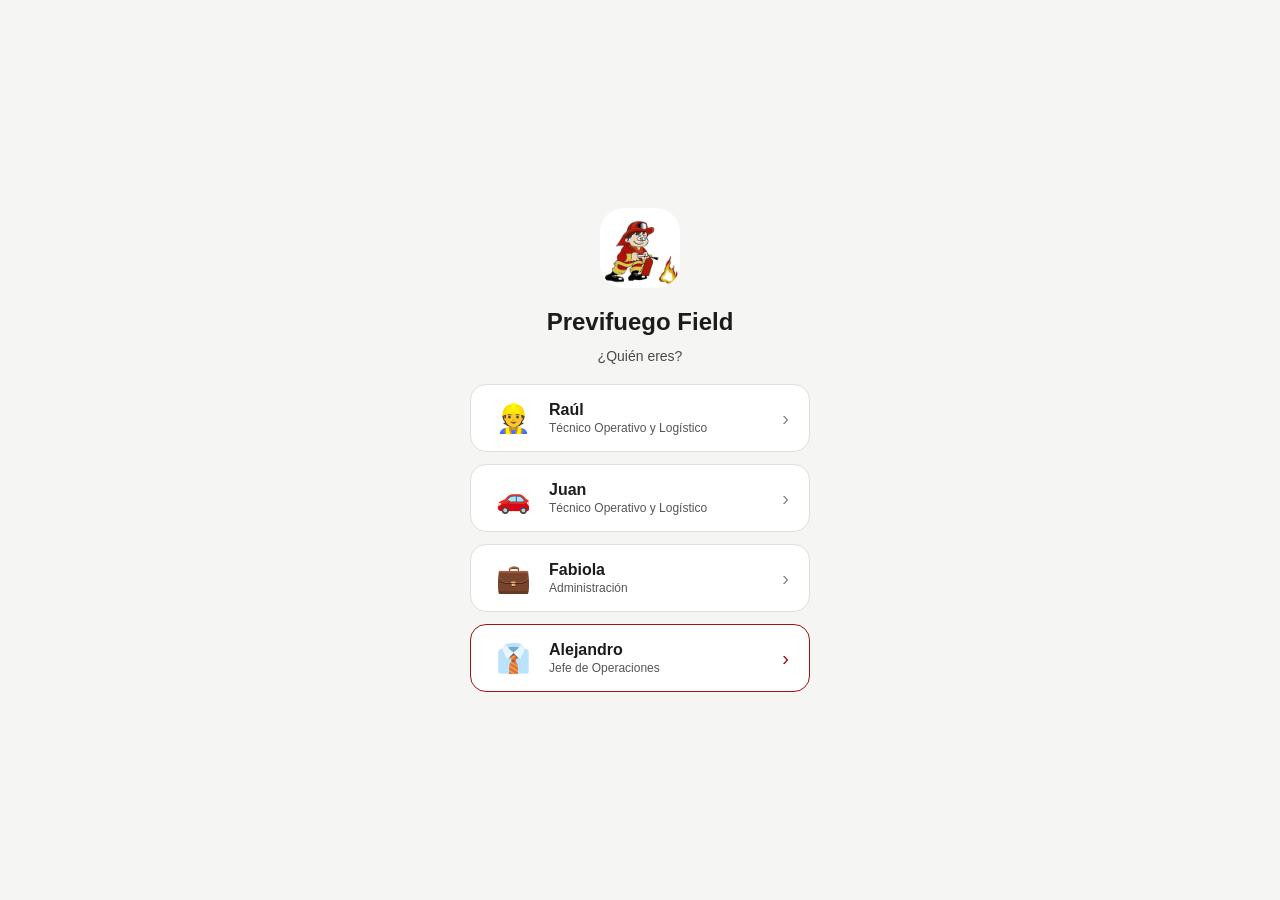
<file: index.html>
<!DOCTYPE html>
<html lang="es">
<head>
  <meta charset="UTF-8">
  <meta name="viewport" content="width=device-width,initial-scale=1,viewport-fit=cover">
  <meta name="apple-mobile-web-app-capable" content="yes">
  <meta name="apple-mobile-web-app-status-bar-style" content="default">
  <meta name="theme-color" content="#9E1212">
  <meta property="og:title" content="Previfuego Field">
  <meta property="og:description" content="App de operaciones de campo — Previfuego">
  <meta property="og:type" content="website">
  <meta property="og:image" content="https://alejosl0801.github.io/previfuego-backend/icon-192.png">
  <link rel="manifest" href="manifest.json?v=5.3">
<link rel="icon" href="data:image/svg+xml,<svg xmlns='http://www.w3.org/2000/svg' viewBox='0 0 100 100'><text y='.9em' font-size='90'>🔥</text></svg>">
<meta name="description" content="Previfuego Field — App de técnicos de campo">
<title>Previfuego Field v5.3</title>
<link rel="stylesheet" href="style.css?v=5.3">
  <link rel="preconnect" href="https://cdnjs.cloudflare.com"> <!-- #102 FIX -->
</head>
<body>
<noscript><div style="padding:40px;text-align:center;font-family:sans-serif"><h2>Previfuego Field requiere JavaScript</h2><p>Activa JavaScript en tu navegador para usar la app.</p></div></noscript> <!-- #98 FIX -->
<img id="lcd" data-b64="" style="display:none" alt="logo previfuego">
<div class="lov" id="lov" role="status" aria-live="polite"><div class="lsp"></div><div class="ltx" id="ltx">Cargando...</div><div class="lsb" id="lsb">Por favor espera</div></div>
<div class="ov" id="ov" onclick="cerrarSel()"></div>
<div class="asel" id="asel"><div class="asel-t">Agregar accesorio</div><div id="asel-list"></div></div>

<!-- ═══ LOGIN ═══ -->
<div class="screen active" id="slogin">
  <div class="login-wrap">
    <div class="login-logo"><img class="logo-img" src="[data-uri]" alt="Previfuego"></div>
    <div class="login-title">Previfuego Field</div>
    <div class="login-sub">¿Quién eres?</div>
    <button class="usr-btn" onclick="this.style.opacity='0.7';this.querySelector('.usr-arr').textContent='⏳';seleccionarUsuario('raul')"><div class="usr-ico">👷</div><div class="usr-inf"><div class="usr-nom">Raúl</div><div class="usr-rol">Técnico Operativo y Logístico</div></div><div class="usr-arr">›</div></button>
    <button class="usr-btn" onclick="this.style.opacity='0.7';this.querySelector('.usr-arr').textContent='⏳';seleccionarUsuario('juan')"><div class="usr-ico">🚗</div><div class="usr-inf"><div class="usr-nom">Juan</div><div class="usr-rol">Técnico Operativo y Logístico</div></div><div class="usr-arr">›</div></button>
    <button class="usr-btn" onclick="this.style.opacity='0.7';this.querySelector('.usr-arr').textContent='⏳';seleccionarUsuario('fabiola')"><div class="usr-ico">💼</div><div class="usr-inf"><div class="usr-nom">Fabiola</div><div class="usr-rol">Administración</div></div><div class="usr-arr">›</div></button>
    <button class="usr-btn" onclick="this.style.opacity='0.7';this.querySelector('.usr-arr').textContent='⏳';seleccionarUsuario('alejandro')" style="border-color:var(--r)"><div class="usr-ico">👔</div><div class="usr-inf"><div class="usr-nom">Alejandro</div><div class="usr-rol">Jefe de Operaciones</div></div><div class="usr-arr" style="color:var(--r)">›</div></button>
  </div>
</div>

<!-- ═══ RECORRIDO (Raúl / Juan / Fabiola) ═══ -->
<div class="screen" id="s1">
  <div class="tb">
    <div class="logo"><img class="logo-img" src="[data-uri]" alt="Previfuego"></div>
    <div class="ti"><div class="tt">Previfuego Field</div><div class="ts ts-nombre">Raúl Romero</div></div>
    <div style="text-align:right"><div style="font-size:12px;color:var(--g4);font-weight:600" id="s1f"></div><div style="font-size:12px;color:var(--r);font-weight:700" id="s1p">0/0 misiones</div></div>
  </div>
  <div class="pw"><div class="pf" id="s1pf" style="width:0%"></div></div>
  <div class="sc" id="s1list"><div class="empty">Cargando recorrido...</div></div>
  <div class="nav">
    <div class="ni on" onclick="ir('s1')"><div class="nii">&#128506;</div><div class="nil">Recorrido</div></div>
    <div class="ni" onclick="ir('shist');renderHistorial()"><div class="nii">&#128203;</div><div class="nil">Historial</div></div>
    <div class="ni" onclick="ir('stareas');pfRenderTareasTec()"><div class="nii">&#9989;</div><div class="nil">Tareas</div></div>
    <div class="ni" onclick="ir('sperf');renderPerfil()"><div class="nii">&#128100;</div><div class="nil">Perfil</div></div>
    <div class="ni" onclick="ir('staller');pfRenderTallerTec()"><div class="ni-badge" id="nav-badge-taller"></div><div class="nii">&#128295;</div><div class="nil">Taller</div></div>
    <div class="ni nav-pedidos" onclick="ir(&#39;spedidospyro&#39;);pfRenderPedidosPyro()"><div class="nii">&#128230;</div><div class="nil">Pedidos</div></div>
  </div>
</div>

<!-- ═══ MISIÓN DEL LOCAL ═══ -->
<div class="screen" id="s2">
  <div class="tb"><div class="bk" onclick="ir('s1')">&#8249;</div><div class="ti" style="margin-left:4px"><div class="tt" id="s2t">Local</div><div class="ts" id="s2s">--</div></div><div class="bdg br" id="s2-badge">Pendiente</div></div>
  <div class="sc">
    <div class="ban" style="position:relative"><div class="ban-c" id="s2c"></div><div class="ban-n" id="s2n"></div><div class="ban-e" id="s2e"></div><div id="s2-timer" style="display:none;position:absolute;top:10px;right:12px;font-family:monospace;font-size:12px;font-weight:700;color:rgba(255,255,255,.8);background:rgba(0,0,0,.2);padding:3px 8px;border-radius:20px"></div></div>
    <div style="margin:8px 12px 0;display:flex;gap:8px"><button type="button" onclick="irAMaps()" style="flex:1;padding:9px;background:var(--ac);color:var(--a);border:none;border-radius:10px;font-size:13px;font-weight:700;cursor:pointer;font-family:inherit">🗺️ Abrir en Maps</button></div>
    <div class="slbl">Misión</div>
    <div class="cd"><div style="padding:14px;font-size:15px;color:var(--ng);line-height:1.6;white-space:pre-wrap" id="s2m"></div></div>
    <div id="s2es" style="display:none"><div class="slbl">Extintores</div><div class="cd"><div id="s2el"></div></div></div>
    <div class="bw"><button type="button" class="btn btn-r" id="s2-btn-fot" onclick="ir('sfot')">📷 Registrar fotos y firma</button></div>
    <div class="bw" style="padding-top:0"><button type="button" class="btn btn-v" onclick="irFirmaParaNota()" style="background:#1A5FAA">📄 Generar nota de entrega</button></div>
    <div id="s2-monto-sec" style="display:none;margin:0 12px 10px;background:#fff;border-radius:14px;border:1.5px solid var(--bo);padding:14px">
      <div style="font-size:11px;font-weight:700;color:var(--g3);letter-spacing:1px;text-transform:uppercase;margin-bottom:8px">Monto cobrado</div>
      <div style="display:flex;align-items:center;gap:8px">
        <div style="font-size:18px;font-weight:700;color:var(--g4)">$</div>
        <input id="s2-monto" type="number" step="0.01" min="0" placeholder="0.00" style="flex:1;padding:10px 12px;border:1.5px solid var(--bo);border-radius:10px;font-family:inherit;font-size:16px;font-weight:700">
      </div>
      <input id="s2-monto-ref" type="text" placeholder="Referencia (cheque, transferencia...)" style="width:100%;padding:10px 12px;border:1.5px solid var(--bo);border-radius:10px;font-family:inherit;font-size:14px;margin-top:8px">
    </div>
    <div class="bw" style="padding-top:0;display:grid;grid-template-columns:1fr 1fr;gap:8px">
      <button type="button" class="btn btn-g" id="s2-btn-sin" onclick="confirmarSin()">✓ Completar</button>
      <button type="button" class="btn btn-g" onclick="pfMarcarNoDisponible()" style="background:var(--nc);color:var(--n)">🔒 No disp.</button>
    </div>
    <div style="height:80px"></div>
  </div>
  <div class="nav">
    <div class="ni" onclick="ir('s1')"><div class="nii">&#128506;</div><div class="nil">Recorrido</div></div>
    <div class="ni" onclick="ir('shist');renderHistorial()"><div class="nii">&#128203;</div><div class="nil">Historial</div></div>
    <div class="ni" onclick="ir('stareas');pfRenderTareasTec()"><div class="nii">&#9989;</div><div class="nil">Tareas</div></div>
    <div class="ni" onclick="ir('sperf');renderPerfil()"><div class="nii">&#128100;</div><div class="nil">Perfil</div></div>
    <div class="ni" onclick="ir('staller');pfRenderTallerTec()"><div class="nii">&#128295;</div><div class="nil">Taller</div></div>
    <div class="ni nav-pedidos" onclick="ir(&#39;spedidospyro&#39;);pfRenderPedidosPyro()"><div class="nii">&#128230;</div><div class="nil">Pedidos</div></div>
  </div>
</div>

<!-- ═══ FOTOS ═══ -->
<div class="screen" id="sfot">
  <div class="tb"><div class="bk" onclick="ir('s2')">&#8249;</div><div class="ti" style="margin-left:4px"><div class="tt" id="sfott">Fotos</div><div class="ts">Evidencia fotográfica</div></div><div class="bdg bn" id="sfc">0/3</div></div>
  <div class="pw"><div class="pf" id="sfpf" style="width:0%;background:var(--r)"></div></div>
  <div class="sc">
    <div class="slbl" id="sfot-titulo">Fotos del certificado</div><div id="sfot-fotos"></div>
    <div class="ib ib-a">Mínimo 1 foto para generar el certificado</div>
    <div class="bw"><button type="button" class="btn btn-r" onclick="irFirma()">Siguiente — Firma del encargado ›</button></div>
    <div style="height:80px"></div>
  </div>
  <div class="nav">
    <div class="ni" onclick="ir('s1')"><div class="nii">&#128506;</div><div class="nil">Recorrido</div></div>
    <div class="ni" onclick="ir('shist');renderHistorial()"><div class="nii">&#128203;</div><div class="nil">Historial</div></div>
    <div class="ni" onclick="ir('stareas');pfRenderTareasTec()"><div class="nii">&#9989;</div><div class="nil">Tareas</div></div>
    <div class="ni" onclick="ir('sperf');renderPerfil()"><div class="nii">&#128100;</div><div class="nil">Perfil</div></div>
    <div class="ni" onclick="ir('staller');pfRenderTallerTec()"><div class="nii">&#128295;</div><div class="nil">Taller</div></div>
    <div class="ni nav-pedidos" onclick="ir(&#39;spedidospyro&#39;);pfRenderPedidosPyro()"><div class="nii">&#128230;</div><div class="nil">Pedidos</div></div>
  </div>
</div>

<!-- ═══ FIRMA ═══ -->
<div class="screen" id="sfir">
  <div class="tb"><div class="bk" onclick="irAtras_sfir()">&#8249;</div><div class="ti" style="margin-left:4px"><div class="tt" id="sfirt">Firma</div><div class="ts">Último paso</div></div><div class="bdg br">Último paso</div></div>
  <div class="sc">
    <div id="sfir-nov-sec">
    <div class="slbl">¿Hay novedades?</div>
    <div class="nc2"><div class="nco"><button type="button" class="nb" id="btn-nov" onclick="selNov('si')">Accesorios dañados</button><button type="button" class="nb" id="btn-ok" onclick="selNov('no')">Sin novedades</button></div><div id="acc-sec" style="display:none"><div id="acc-lista"></div><div class="aab" onclick="abrirSel()"><span>+ Agregar accesorio dañado</span><span>+</span></div><div style="display:flex;justify-content:space-between;margin-top:10px;padding-top:8px;border-top:1px solid var(--bo)"><span style="font-size:14px;font-weight:700;color:var(--ng)">Total:</span><span style="font-family:monospace;font-size:16px;font-weight:700;color:var(--r)" id="acc-tot">$0.00</span></div></div></div>
    </div><!-- /sfir-nov-sec -->
    <div class="slbl">Firma del encargado</div>
    <div class="fc"><div class="flbl">El encargado firma aquí con el dedo</div><div class="fpw" id="fpw"><canvas id="cnv" role="img" aria-label="Área de firma del encargado"></canvas></div><div class="fsub" id="fsub">Dibuja la firma con el dedo</div><div class="bw" style="padding:8px 0 0"><button type="button" class="btn btn-g" style="font-size:14px;padding:9px" onclick="borrarFirma()">Borrar firma</button></div></div>
    <div class="ib ib-v">El PDF se descarga en tu celular.</div>
    <div class="bw"><button type="button" class="btn btn-r" onclick="accionDespuesFirma()">&#128196; <span id="sfir-btn-txt">Generar certificado PDF</span></button></div>
    <div style="height:80px"></div>
  </div>
  <div class="nav">
    <div class="ni" onclick="ir('s1')"><div class="nii">&#128506;</div><div class="nil">Recorrido</div></div>
    <div class="ni" onclick="ir('shist');renderHistorial()"><div class="nii">&#128203;</div><div class="nil">Historial</div></div>
    <div class="ni" onclick="ir('stareas');pfRenderTareasTec()"><div class="nii">&#9989;</div><div class="nil">Tareas</div></div>
    <div class="ni" onclick="ir('sperf');renderPerfil()"><div class="nii">&#128100;</div><div class="nil">Perfil</div></div>
    <div class="ni" onclick="ir('staller');pfRenderTallerTec()"><div class="nii">&#128295;</div><div class="nil">Taller</div></div>
    <div class="ni nav-pedidos" onclick="ir(&#39;spedidospyro&#39;);pfRenderPedidosPyro()"><div class="nii">&#128230;</div><div class="nil">Pedidos</div></div>
  </div>
</div>

<!-- ═══ CERTIFICADO LISTO ═══ -->
<div class="screen" id="senv">
  <div class="tb"><div class="logo" style="background:var(--v);display:flex;align-items:center;justify-content:center;font-size:20px;color:#fff">&#10003;</div><div class="ti" style="margin-left:4px"><div class="tt">Certificado listo</div><div class="ts" id="senv-s">--</div></div></div>
  <div class="sc">
    <div class="eb"><div class="eico">&#128196;</div><div class="etit">¡Certificado generado!</div><div class="esub" id="senv-sub">PDF listo</div><div class="ehr" id="senv-hr">--</div></div>
    <div class="sr"><div class="si"><div class="sv" style="color:var(--r)" id="st-e">-</div><div class="sl">Extintores</div></div><div class="si"><div class="sv" style="color:var(--a)" id="st-f">-</div><div class="sl">Fotos</div></div><div class="si"><div class="sv" style="color:var(--v)" id="st-a">0</div><div class="sl">Accesorios</div></div></div>
    <div class="slbl">Documento</div>
    <div class="pdc"><div class="pdt"><div class="pdic" style="background:var(--rc)">&#128203;</div><div><div class="pdnm" id="senv-pdf">--</div><div class="pdsz">Certificado de mantenimiento</div></div><div class="pdbg">Listo</div></div><div style="padding:10px 14px"><a id="senv-dl" href="#" style="font-size:15px;font-weight:700;color:var(--a);text-decoration:none">&#11015; DESCARGAR PDF</a></div></div>
    <div class="pdc" id="nota-c" style="display:none"><div class="pdt"><div class="pdic" style="background:var(--nc)">&#129534;</div><div><div class="pdnm">Total accesorios</div><div class="pdsz" id="nota-m">--</div></div><div class="pdbg">Generada</div></div></div>
    <div class="slbl">Siguiente misión</div>
    <div class="sgc"><div class="sgl">Próximo local</div><div class="sgr" id="sig-c"><div style="font-size:14px;color:var(--g3)">Calculando...</div></div></div>
    <div class="bw"><button type="button" class="btn btn-v" onclick="irSig()">Ir al siguiente ›</button></div>
    <div style="height:80px"></div>
  </div>
  <div class="nav">
    <div class="ni" onclick="ir('s1')"><div class="nii">&#128506;</div><div class="nil">Recorrido</div></div>
    <div class="ni" onclick="ir('shist');renderHistorial()"><div class="nii">&#128203;</div><div class="nil">Historial</div></div>
    <div class="ni" onclick="ir('stareas');pfRenderTareasTec()"><div class="nii">&#9989;</div><div class="nil">Tareas</div></div>
    <div class="ni" onclick="ir('sperf');renderPerfil()"><div class="nii">&#128100;</div><div class="nil">Perfil</div></div>
    <div class="ni" onclick="ir('staller');pfRenderTallerTec()"><div class="nii">&#128295;</div><div class="nil">Taller</div></div>
    <div class="ni nav-pedidos" onclick="ir(&#39;spedidospyro&#39;);pfRenderPedidosPyro()"><div class="nii">&#128230;</div><div class="nil">Pedidos</div></div>
  </div>
</div>

<!-- ═══ HISTORIAL ═══ -->
<div class="screen" id="shist">
  <div class="tb"><div class="logo"><img class="logo-img" src="[data-uri]" alt="Previfuego"></div><div class="ti" style="margin-left:4px"><div class="tt">Historial</div><div class="ts">Registros del día</div></div></div>
  <div class="sc" id="hist-l"><div class="empty">Aún no hay registros hoy</div></div>
  <div class="nav">
    <div class="ni" onclick="ir('s1')"><div class="nii">&#128506;</div><div class="nil">Recorrido</div></div>
    <div class="ni on" onclick="ir('shist');renderHistorial()"><div class="nii">&#128203;</div><div class="nil">Historial</div></div>
    <div class="ni" onclick="ir('stareas');pfRenderTareasTec()"><div class="nii">&#9989;</div><div class="nil">Tareas</div></div>
    <div class="ni" onclick="ir('sperf');renderPerfil()"><div class="nii">&#128100;</div><div class="nil">Perfil</div></div>
    <div class="ni" onclick="ir('staller');pfRenderTallerTec()"><div class="nii">&#128295;</div><div class="nil">Taller</div></div>
    <div class="ni nav-pedidos" onclick="ir(&#39;spedidospyro&#39;);pfRenderPedidosPyro()"><div class="nii">&#128230;</div><div class="nil">Pedidos</div></div>
  </div>
</div>

<!-- ═══ PERFIL ═══ -->
<div class="screen" id="sperf">
  <div class="tb"><div class="logo"><img class="logo-img" src="[data-uri]" alt="Previfuego"></div><div class="ti" style="margin-left:4px"><div class="tt">Perfil</div><div class="ts">Previfuego Field</div></div></div>
  <div class="sc">
    <div style="padding:20px;text-align:center"><div style="width:64px;height:64px;border-radius:20px;background:var(--r);display:flex;align-items:center;justify-content:center;margin:0 auto 12px;font-size:32px">&#128119;</div><div class="sperf-nom" style="font-size:20px;font-weight:700">Usuario</div><div class="sperf-rol" style="font-size:14px;color:var(--g4);margin-top:4px">Técnico Operativo y Logístico</div></div>
    <div id="sperf-stats" style="margin:0 12px 8px"></div>
    <div id="sperf-tareas"></div>
    <div class="cd" style="margin-bottom:12px"><div style="padding:14px;border-bottom:1px solid var(--bo)"><div style="font-size:11px;font-weight:700;color:var(--g3);letter-spacing:1px;text-transform:uppercase;margin-bottom:2px">Empresa</div><div style="font-size:15px;font-weight:700">Previfuego / Pyroshield</div></div><div style="padding:14px"><div style="font-size:11px;font-weight:700;color:var(--g3);letter-spacing:1px;text-transform:uppercase;margin-bottom:2px">Versión</div><div id="sperf-ver" style="font-size:15px;font-weight:700">Previfuego Field v5.0</div></div></div>
    <div class="bw" style="margin-bottom:80px"><button type="button" class="btn btn-g" onclick="cerrarSesion()">&#8592; Cambiar usuario</button></div>
  </div>
  <div class="nav">
    <div class="ni" onclick="ir('s1')"><div class="nii">&#128506;</div><div class="nil">Recorrido</div></div>
    <div class="ni" onclick="ir('shist');renderHistorial()"><div class="nii">&#128203;</div><div class="nil">Historial</div></div>
    <div class="ni" onclick="ir('stareas');pfRenderTareasTec()"><div class="nii">&#9989;</div><div class="nil">Tareas</div></div>
    <div class="ni on" onclick="ir('sperf');renderPerfil()"><div class="nii">&#128100;</div><div class="nil">Perfil</div></div>
    <div class="ni" onclick="ir('staller');pfRenderTallerTec()"><div class="nii">&#128295;</div><div class="nil">Taller</div></div>
    <div class="ni nav-pedidos" onclick="ir(&#39;spedidospyro&#39;);pfRenderPedidosPyro()"><div class="nii">&#128230;</div><div class="nil">Pedidos</div></div>
  </div>
</div><!-- #P10 FIX: botón Taller en nav perfil -->

<!-- ═══ ADMIN — ALEJANDRO ═══ -->
<div class="screen" id="sadmin">
  <div class="tb">
    <div class="logo"><img class="logo-img" src="[data-uri]" alt="Previfuego"></div>
    <div class="ti" style="margin-left:4px"><div class="tt">Panel Admin</div><div class="ts">Alejandro · Jefe de Operaciones</div></div>
    <div class="bk" onclick="cerrarSesion()">&#8592;</div>
  </div>
  <!-- Tabs -->
  <div class="adm-tab">
    <button class="adm-tab-btn on" id="adm-t1" onclick="admTab(1)">📋 Recorrido</button>
    <button class="adm-tab-btn"    id="adm-t2" onclick="admTab(2)">🗂️ Pizarra</button>
    <button class="adm-tab-btn"    id="adm-t3" onclick="admTab(3)">📊 Avance</button>
    <button class="adm-tab-btn"    id="adm-t11" onclick="admTab(11)">🔧 Taller</button>
    <button class="adm-tab-btn"    id="adm-t12" onclick="admTab(12)">✅ Tareas</button>
    <button class="adm-tab-btn"    id="adm-t20" onclick="admTab(20)">📦 Pedidos</button>
  </div>

  <!-- TAB 1: Recorrido -->
  <div class="adm-panel on" id="adm-p1">
    <div class="slbl">Recorrido del día</div>
    <div style="margin:0 12px 6px;display:flex;gap:6px">
      <button type="button" onclick="pfInsertarPlantillaRecorrido()" style="padding:7px 12px;border-radius:10px;border:1.5px solid var(--bo);background:#fff;font-size:12px;font-weight:700;color:var(--a);cursor:pointer;font-family:inherit">📋 Plantilla</button>
      <button type="button" onclick="pfAgregarJornada('MAÑANA')" style="padding:7px 12px;border-radius:10px;border:1.5px solid var(--bo);background:#fff;font-size:12px;font-weight:700;color:var(--r);cursor:pointer;font-family:inherit">☀️ + Mañana</button>
      <button type="button" onclick="pfAgregarJornada('TARDE')" style="padding:7px 12px;border-radius:10px;border:1.5px solid var(--bo);background:#fff;font-size:12px;font-weight:700;color:var(--a);cursor:pointer;font-family:inherit">🌙 + Tarde</button>
    </div>
    <div style="margin:0 12px 4px;font-size:11px;color:var(--g3)">Formato: <code style="background:var(--g1);padding:1px 5px;border-radius:4px">Punto N – Nombre · Local · Misión: texto</code></div>
    <div style="margin:0 12px 10px">
      <textarea class="admin-txt" id="admin-txt" maxlength="45000" placeholder="Pega aquí el recorrido del día...&#10;&#10;RECORRIDO – JORNADA MAÑANA&#10;Punto 1 – Mall del Sol&#10;American Deli&#10;Misión: Realizar mantenimiento...&#10;&#10;RECORRIDO – JORNADA TARDE&#10;Punto 1 – Terminal Terrestre&#10;KFC Terminal&#10;Misión: Entregar extintor..." oninput="previsualizarRecorrido()"></textarea>
    </div>
    <div class="pub-ok" id="admin-pub-ok">✅ Recorrido publicado — el técnico ya puede verlo</div>
    <div class="bw" style="padding-top:0;display:flex;gap:8px">
      <button type="button" class="btn btn-r" style="flex:3" onclick="publicarRecorrido()">&#128228; Publicar recorrido</button>
      <button type="button" class="btn btn-g" style="flex:1;font-size:13px" onclick="limpiarRecorrido()">&#128465;</button>
    </div>
    <div id="admin-prev"><div class="empty">Pega el recorrido arriba para previsualizarlo</div></div>
    <div style="height:80px"></div>
  </div>

  <!-- TAB 2: Pizarra Digital -->
  <div class="adm-panel" id="adm-p2">
    <div class="slbl">Pizarra Operativa</div>
    <div style="margin:0 12px 10px">
      <input class="piz-inp" id="piz-input-operativa" placeholder="Nueva tarea operativa..." onkeydown="if(event.key==='Enter')pizarraAgregar('operativa')">
      <input class="piz-inp" id="piz-nota-operativa" placeholder="Nota (opcional)..." style="font-size:12px;padding:7px 12px">
      <button type="button" class="btn btn-r" style="padding:10px;font-size:13px" onclick="pizarraAgregar('operativa')">+ Agregar</button>
    </div>
    <div style="margin:0 12px 16px" id="piz-operativa"></div>

    <div class="slbl">Pizarra Logística</div>
    <div style="margin:0 12px 10px">
      <input class="piz-inp" id="piz-input-logistica" placeholder="Nueva tarea logística..." onkeydown="if(event.key==='Enter')pizarraAgregar('logistica')">
      <input class="piz-inp" id="piz-nota-logistica" placeholder="Nota (opcional)..." style="font-size:12px;padding:7px 12px">
      <button type="button" class="btn btn-r" style="padding:10px;font-size:13px" onclick="pizarraAgregar('logistica')">+ Agregar</button>
    </div>
    <div style="margin:0 12px 16px" id="piz-logistica"></div>

    <div class="slbl">Pendientes del mes</div>
    <div style="margin:0 12px 10px">
      <input class="piz-inp" id="piz-input-pendientes" placeholder="Nuevo pendiente..." onkeydown="if(event.key==='Enter')pizarraAgregar('pendientes')">
      <input class="piz-inp" id="piz-nota-pendientes" placeholder="Nota (opcional)..." style="font-size:12px;padding:7px 12px">
      <button type="button" class="btn btn-r" style="padding:10px;font-size:13px" onclick="pizarraAgregar('pendientes')">+ Agregar</button>
    </div>
    <div style="margin:0 12px 16px" id="piz-pendientes"></div>
    <div style="height:80px"></div>
  </div>

  <!-- TAB 3: Avance del día -->
  <div class="adm-panel" id="adm-p3">
    <div class="slbl">Avance de hoy</div>
    <div class="cd" style="margin-bottom:12px;padding:16px" id="admin-calendario">
      <div style="font-size:13px;color:var(--g3)">No hay recorrido publicado hoy</div>
    </div>
    <div class="slbl">Resumen de jornadas</div>
    <div id="admin-resumen-jornadas" style="margin:0 12px 16px">
      <div style="font-size:13px;color:var(--g3);padding:8px 0">Publica un recorrido para ver el resumen</div>
    </div>
    <div class="slbl">📋 Pendientes de incluir en recorrido</div>
    <div id="admin-pendientes-incluir" style="margin:0 12px 16px">
      <div style="font-size:13px;color:var(--g3);padding:8px 0">Cargando...</div>
    </div>
    <div style="height:80px"></div>
  </div>
  <!-- TAB 11: Taller -->
  <div class="adm-panel" id="adm-p11">
    <div style="padding:12px 0">
      <div class="slbl">Gestión de taller</div>
      <div id="pf-taller-lista"></div>
      <div style="height:80px"></div>
    </div>
  </div>

  <!-- TAB 12: Tareas — #P1 #P5 FIX: movido a sadmin -->
  <div class="adm-panel" id="adm-p12">
    <div style="padding:12px 0">
      <div class="slbl">Tareas independientes</div>
      <div style="margin:0 12px 12px;background:#fff;border-radius:14px;border:1.5px solid var(--bo);padding:14px">
        <div style="font-size:13px;font-weight:700;color:var(--ng);margin-bottom:10px">Nueva tarea</div>
        <select id="pf-tar-tec" style="width:100%;padding:10px;border:1.5px solid var(--bo);border-radius:10px;font-family:inherit;font-size:14px;margin-bottom:8px;background:#fff">
          <option value="raul">Raúl Romero</option>
          <option value="juan">Juan Arboleda</option>
          <option value="fabiola">Fabiola Mejía</option>
          <option value="todos">Todos</option>
        </select>
        <input id="pf-tar-desc" type="text" placeholder="Descripción de la tarea..." style="width:100%;padding:10px;border:1.5px solid var(--bo);border-radius:10px;font-family:inherit;font-size:14px;margin-bottom:8px">
        <div style="display:grid;grid-template-columns:1fr 1fr;gap:8px;margin-bottom:8px">
          <div>
            <div style="font-size:10px;font-weight:700;color:var(--g3);margin-bottom:3px">FECHA LÍMITE (opcional)</div>
            <input id="pf-tar-deadline" type="date" style="width:100%;padding:9px 10px;border:1.5px solid var(--bo);border-radius:10px;font-family:inherit;font-size:13px">
          </div>
          <div style="display:flex;flex-direction:column;justify-content:flex-end">
            <div style="font-size:10px;font-weight:700;color:var(--g3);margin-bottom:3px">PRIORIDAD</div>
            <div style="display:grid;grid-template-columns:1fr 1fr 1fr;gap:4px">
              <button onclick="pfSetPrioTarea('urgente',this)" class="piz-tab-btn" id="pbt-urgente" style="font-size:11px;padding:6px 2px">🔴</button>
              <button onclick="pfSetPrioTarea('normal',this)" class="piz-tab-btn on" id="pbt-normal" style="font-size:11px;padding:6px 2px">🔵</button>
              <button onclick="pfSetPrioTarea('baja',this)" class="piz-tab-btn" id="pbt-baja" style="font-size:11px;padding:6px 2px">⬜</button>
            </div>
          </div>
        </div>
        <button onclick="pfCrearTarea()" style="width:100%;padding:13px;border-radius:12px;border:none;background:var(--r);color:#fff;font-size:15px;font-weight:700;cursor:pointer;font-family:inherit">+ Crear tarea</button>
      </div>
      <div id="pf-tareas-lista"></div>
      <div style="height:80px"></div>
    </div>
  </div>

  <!-- TAB 20: Pedidos PyroShield -->
  <div class="adm-panel" id="adm-p20">
    <div style="padding:12px 0">
      <div class="slbl" style="display:flex;justify-content:space-between;align-items:center;padding-right:12px">
        <span>Pedidos pendientes</span>
        <button type="button" onclick="pfRenderPedidosAdmin()" style="background:none;border:none;font-size:18px;cursor:pointer;color:var(--g4);padding:0 4px">&#8635;</button>
      </div>
      <div id="adm-pedidos-lista" style="margin:0 12px"><div class="empty">Cargando pedidos...</div></div>
      <div style="height:80px"></div>
    </div>
  </div>

</div><!-- fin sadmin -->

<!-- ═══ TALLER (técnicos) ═══ -->
<div class="screen" id="staller">
  <div class="tb">
    <div class="bk" onclick="ir('s1')">&#8249;</div>
    <div class="ti" style="margin-left:4px"><div class="tt">Taller</div><div class="ts ts-nombre">Raúl Romero</div></div>
  </div>
  <div class="sc">
    <div id="pf-taller-lista-tec"></div>
    <div style="height:80px"></div>
  </div>
  <div class="nav">
    <div class="ni" onclick="ir('s1')"><div class="nii">&#128506;</div><div class="nil">Recorrido</div></div>
    <div class="ni" onclick="ir('shist');renderHistorial()"><div class="nii">&#128203;</div><div class="nil">Historial</div></div>
    <div class="ni" onclick="ir('stareas');pfRenderTareasTec()"><div class="nii">&#9989;</div><div class="nil">Tareas</div></div>
    <div class="ni" onclick="ir('sperf');renderPerfil()"><div class="nii">&#128100;</div><div class="nil">Perfil</div></div>
    <div class="ni on" onclick="ir('staller');pfRenderTallerTec()"><div class="nii">&#128295;</div><div class="nil">Taller</div></div>
    <div class="ni nav-pedidos" onclick="ir(&#39;spedidospyro&#39;);pfRenderPedidosPyro()"><div class="nii">&#128230;</div><div class="nil">Pedidos</div></div>
  </div>
</div>

<div class="screen" id="stareas">
  <div class="tb">
    <div class="bk" onclick="ir('s1')">&#8249;</div>
    <div class="ti" style="margin-left:4px"><div class="tt">Mis Tareas</div><div class="ts ts-nombre">Raúl Romero</div></div>
  </div>
  <div class="sc">
    <div id="stareas-lista"></div>
    <div style="height:80px"></div>
  </div>
  <div class="nav">
    <div class="ni" onclick="ir('s1')"><div class="nii">&#128506;</div><div class="nil">Recorrido</div></div>
    <div class="ni" onclick="ir('shist');renderHistorial()"><div class="nii">&#128203;</div><div class="nil">Historial</div></div>
    <div class="ni on" onclick="ir('stareas');pfRenderTareasTec()"><div class="nii">&#9989;</div><div class="nil">Tareas</div></div>
    <div class="ni" onclick="ir('sperf');renderPerfil()"><div class="nii">&#128100;</div><div class="nil">Perfil</div></div>
    <div class="ni" onclick="ir('staller');pfRenderTallerTec()"><div class="nii">&#128295;</div><div class="nil">Taller</div></div>
    <div class="ni nav-pedidos" onclick="ir(&#39;spedidospyro&#39;);pfRenderPedidosPyro()"><div class="nii">&#128230;</div><div class="nil">Pedidos</div></div>
  </div>
</div>

<div class="screen" id="snota">
  <div class="tb"><div class="bk" onclick="ir('s2')">&#8249;</div><div class="ti" style="margin-left:4px"><div class="tt">Nota de Entrega</div><div class="ts">Completa los datos</div></div><div class="bdg br" id="nota-badge">Accesorios</div></div>
  <div class="sc">
    <div class="slbl">Datos del cliente</div>
    <div style="margin:0 12px 10px">
      <div class="nota-lbl" style="text-align:left;margin-bottom:4px">CLIENTE</div>
      <input class="nota-campo" id="nota-cliente" placeholder="Nombre del cliente" autocomplete="organization">
      <div class="nota-lbl" style="text-align:left;margin-bottom:4px">DIRECCIÓN</div>
      <input class="nota-campo" id="nota-dir" placeholder="Dirección">
      <div style="display:grid;grid-template-columns:1fr 1fr;gap:8px">
        <div>
          <div class="nota-lbl" style="text-align:left;margin-bottom:4px">RUC / CI</div>
          <input class="nota-campo" id="nota-ruc" placeholder="RUC" inputmode="numeric">
        </div>
        <div>
          <div class="nota-lbl" style="text-align:left;margin-bottom:4px">TELÉFONO</div>
          <input class="nota-campo" id="nota-tel" placeholder="Teléfono" inputmode="tel">
        </div>
      </div>
      <div style="display:grid;grid-template-columns:1fr 1fr;gap:8px">
        <div>
          <div class="nota-lbl" style="text-align:left;margin-bottom:4px">FECHA</div>
          <input class="nota-campo" id="nota-fecha" placeholder="Fecha">
        </div>
        <div>
          <div class="nota-lbl" style="text-align:left;margin-bottom:4px">LOCAL / MARCA</div>
          <input class="nota-campo" id="nota-local" placeholder="Nombre del local">
        </div>
      </div>
      <div style="display:grid;grid-template-columns:1fr 1fr;gap:8px">
        <div>
          <div class="nota-lbl" style="text-align:left;margin-bottom:4px">N° PROFORMA</div>
          <input class="nota-campo" id="nota-proforma" placeholder="Nº proforma (opcional)" inputmode="numeric">
        </div>
        <div>
          <div class="nota-lbl" style="text-align:left;margin-bottom:4px">MARCA</div>
          <input class="nota-campo" id="nota-marca" placeholder="KFC, CAJUN, etc.">
        </div>
      </div>
    </div>

    <div class="slbl">Detalle del trabajo</div>
    <div style="margin:0 12px 4px;display:grid;grid-template-columns:40px 1fr 60px 56px 28px;gap:4px">
      <div class="nota-lbl">CANT</div>
      <div class="nota-lbl">DESCRIPCIÓN</div>
      <div class="nota-lbl">P.UNI</div>
      <div class="nota-lbl">TOTAL</div>
      <div></div>
    </div>
    <div style="margin:0 12px" id="nota-items"></div>

    <div class="slbl">Totales</div>
    <div style="margin:0 12px 10px;background:#fff;border-radius:14px;border:1.5px solid var(--bo);padding:12px 14px">
      <div class="nota-tot-row"><span class="nota-tot-lbl">Subtotal</span><span class="nota-tot-val" id="nota-subtotal">$0.00</span></div>
      <div class="nota-tot-row"><span class="nota-tot-lbl">IVA 15%</span><span class="nota-tot-val" id="nota-iva">$0.00</span></div>
      <div class="nota-tot-row" style="border-top:2px solid var(--r)"><span class="nota-tot-lbl" style="color:var(--r);font-size:16px">TOTAL</span><span class="nota-tot-val" style="color:var(--r);font-size:18px" id="nota-total">$0.00</span></div>
      <div style="margin-top:8px;padding-top:8px;border-top:1px solid var(--bo)"><div class="nota-lbl" style="text-align:left;margin-bottom:4px">SON (monto en letras)</div><div style="font-size:12px;color:var(--g4);font-style:italic" id="nota-son">—</div></div>
    </div>

    <div class="slbl">Observaciones</div>
    <div style="margin:0 12px 10px"><textarea id="nota-obs" rows="2" placeholder="Observaciones o condiciones especiales (opcional)..." style="width:100%;padding:10px 12px;border:1.5px solid var(--bo);border-radius:12px;font-family:inherit;font-size:13px;resize:none;box-sizing:border-box;color:var(--ng)"></textarea></div>
    <div style="margin:0 12px 10px;padding:8px 14px;background:var(--g1);border-radius:10px;display:flex;justify-content:space-between;align-items:center">
      <span style="font-size:11px;font-weight:700;color:var(--g3);letter-spacing:1px">N° DE NOTA (próximo)</span>
      <span style="font-size:13px;font-weight:700;color:var(--ng)" id="nota-preview-num">—</span>
    </div>
    <div class="bw"><button type="button" class="btn btn-r" onclick="generarNotaPDF('entrega')">&#128196; Generar Nota de Entrega PDF</button></div>
    <div class="bw" style="padding-top:0"><button type="button" class="btn" style="background:#1A5FAA;color:#fff" onclick="pfAbrirEmitirFactura()">&#128196; Emitir Factura Electrónica (Azur)</button></div>
    <div class="bw" style="padding-top:0"><button type="button" class="btn btn-g" onclick="pfLimpiarNota()">🗑 Limpiar campos</button></div>
    <div style="height:80px"></div>
  </div>
  <div class="nav">
    <div class="ni" onclick="ir('s1')"><div class="nii">&#128506;</div><div class="nil">Recorrido</div></div>
    <div class="ni" onclick="ir('shist');renderHistorial()"><div class="nii">&#128203;</div><div class="nil">Historial</div></div>
    <div class="ni" onclick="ir('stareas');pfRenderTareasTec()"><div class="nii">&#9989;</div><div class="nil">Tareas</div></div>
    <div class="ni" onclick="ir('sperf');renderPerfil()"><div class="nii">&#128100;</div><div class="nil">Perfil</div></div>
    <div class="ni" onclick="ir('staller');pfRenderTallerTec()"><div class="nii">&#128295;</div><div class="nil">Taller</div></div>
    <div class="ni nav-pedidos" onclick="ir(&#39;spedidospyro&#39;);pfRenderPedidosPyro()"><div class="nii">&#128230;</div><div class="nil">Pedidos</div></div>
  </div>
</div>

<!-- ═══ NOTA GENERADA ═══ -->
<div class="screen" id="snota-gen">
  <div class="tb"><div class="logo" style="background:var(--a);display:flex;align-items:center;justify-content:center;font-size:20px;color:#fff">&#128196;</div><div class="ti" style="margin-left:4px"><div class="tt">Nota generada</div><div class="ts" id="nota-gen-num">Nº --</div></div></div>
  <div class="sc">
    <div class="eb" style="background:var(--a)"><div class="eico">&#128196;</div><div class="etit">¡Nota de entrega lista!</div><div class="esub">Muestra el PDF al encargado para que firme</div></div>
    <div class="slbl">Documento</div>
    <div class="pdc"><div class="pdt"><div class="pdic" style="background:var(--ac)">&#128196;</div><div><div class="pdnm">Nota de Entrega</div><div class="pdsz">Lista para firma del encargado</div></div><div class="pdbg" style="background:var(--ac);color:var(--a)">Lista</div></div><div style="padding:10px 14px"><a id="nota-gen-dl" href="#" style="font-size:15px;font-weight:700;color:var(--a);text-decoration:none">&#11015; DESCARGAR PDF</a></div></div>
    <div class="slbl">¿Hay accesorios no presupuestados?</div>
    <div id="nota-gen-acc" style="display:none;margin:0 12px 10px">
      <button type="button" class="btn" style="background:var(--n);color:#fff" onclick="generarNotaPDF('accesorios')">&#128196; Generar nota de accesorios</button>
    </div>
    <div class="bw"><button type="button" class="btn btn-v" onclick="ir('s1')">&#8592; Volver al recorrido</button></div>
    <div id="nota-gen-azur" style="margin:0 12px 10px;display:none">
      <button type="button" class="btn" style="background:#1A5FAA;color:#fff" onclick="pfAbrirEmitirFactura()">&#128196; También emitir Factura Electrónica</button>
    </div>
    <div style="height:80px"></div>
  </div>
</div>

<!-- ═══ PEDIDOS PYROSHIELD ═══ -->
<div class="screen" id="spedidospyro">
  <div class="tb">
    <div class="bk" onclick="ir('s1')">&#8249;</div>
    <div class="ti" style="margin-left:4px"><div class="tt">Pedidos PyroShield</div><div class="ts">Pendientes de entrega</div></div>
    <button type="button" onclick="pfRenderPedidosPyro()" style="background:none;border:none;font-size:20px;cursor:pointer;padding:4px 8px;color:var(--g4)">&#8635;</button>
  </div>
  <div class="sc">
    <div id="spedidospyro-lista"><div class="empty">Cargando pedidos...</div></div>
    <div style="height:80px"></div>
  </div>
  <div class="nav">
    <div class="ni" onclick="ir('s1')"><div class="nii">&#128506;</div><div class="nil">Recorrido</div></div>
    <div class="ni" onclick="ir('shist');renderHistorial()"><div class="nii">&#128203;</div><div class="nil">Historial</div></div>
    <div class="ni" onclick="ir('stareas');pfRenderTareasTec()"><div class="nii">&#9989;</div><div class="nil">Tareas</div></div>
    <div class="ni" onclick="ir('sperf');renderPerfil()"><div class="nii">&#128100;</div><div class="nil">Perfil</div></div>
    <div class="ni" onclick="ir('staller');pfRenderTallerTec()"><div class="nii">&#128295;</div><div class="nil">Taller</div></div>
    <div class="ni on" onclick="ir('spedidospyro');pfRenderPedidosPyro()"><div class="nii">&#128230;</div><div class="nil">Pedidos</div></div>
  </div>
</div>

<!-- Scripts: clientes primero (datos), luego app core, luego módulos, coordinator al final con defer -->
<script src="clientes.js?v=5.3" defer></script>
<script src="logo.js?v=5.3" defer></script>
<script src="app.js?v=5.3" defer></script>
<script src="pdf.js?v=5.3" defer></script>
<script src="nota.js?v=5.3" defer></script>
<script src="retiros.js?v=5.3" defer></script>
<script src="dashboard.js?v=5.3" defer></script>
<script src="extras.js?v=5.3" defer></script>
<script src="mejoras2.js?v=5.3" defer></script>
<script src="crm.js?v=5.3" defer></script>
<script src="inteligencia.js?v=5.3" defer></script>
<script src="proforma.js?v=5.3" defer></script>
<script src="coordinator.js?v=5.3" defer></script><!-- #P2 FIX: todos con defer, coordinator al final -->

<script>
// #LOGIN-FIX: wrapper seguro para seleccionarUsuario — los scripts con defer
// pueden no estar listos cuando el usuario hace click. Este proxy encola la llamada.
window._pfLoginQueue = [];
window.seleccionarUsuario = function(key) {
  if (typeof window._seleccionarUsuarioReal === 'function') {
    window._seleccionarUsuarioReal(key);
  } else {
    window._pfLoginQueue.push(key);
  }
};

// #011 FIX: Registrar Service Worker para soporte offline
if ('serviceWorker' in navigator) {
  window.addEventListener('load', function() {
    navigator.serviceWorker.register('/previfuego-backend/sw.js')
      .then(function(reg) { console.log('SW registrado:', reg.scope); })
      .catch(function(err) { console.warn('SW error:', err); });
  });
}
</script>
</body>
</html>
</file>
<file: style.css>
*{margin:0;padding:0;box-sizing:border-box;}
:root{--r:#9E1212;--rc:#FFF0F0;--v:#1A7A4A;--vc:#EFF8F2;--n:#C25A00;--nc:#FFF4EC;--a:#1A5FAA;--ac:#EEF4FF;--g1:#F5F5F3;--g2:#E8E8E5;--g3:#8A8884;--g4:#4A4A47;--ng:#1C1C1A;--bo:#E0DFD9;}
body{font-family:-apple-system,BlinkMacSystemFont,sans-serif;background:var(--g1);}
.screen{display:none;flex-direction:column;min-height:100vh;}
.screen.active{display:flex;}
.tb{padding:10px 16px;background:#fff;border-bottom:1.5px solid var(--bo);display:flex;align-items:center;gap:10px;flex-shrink:0;position:sticky;top:0;z-index:10;}
.logo{width:36px;height:36px;border-radius:11px;background:#fff;overflow:hidden;flex-shrink:0;display:flex;align-items:center;justify-content:center;}
.logo img{width:100%;height:100%;object-fit:contain;display:block;}
.ti{flex:1;}.tt{font-size:17px;font-weight:700;color:var(--ng);}.ts{font-size:12px;color:var(--g3);}
.bk{width:36px;height:36px;border-radius:11px;background:var(--g1);border:1.5px solid var(--bo);display:flex;align-items:center;justify-content:center;font-size:22px;cursor:pointer;flex-shrink:0;}
.bdg{font-size:11px;font-weight:700;padding:4px 10px;border-radius:20px;}
.br{background:var(--rc);color:var(--r);}.bv{background:var(--vc);color:var(--v);}.bn{background:var(--nc);color:var(--n);}
.pw{height:3px;background:var(--g2);flex-shrink:0;}.pf{height:100%;background:var(--r);transition:width .3s;}
.sc{flex:1;overflow-y:auto;padding-bottom:80px;}
.slbl{padding:14px 16px 6px;font-size:11px;font-weight:700;color:var(--g3);letter-spacing:1.5px;text-transform:uppercase;}
.cd{margin:0 12px 8px;background:#fff;border-radius:14px;border:1.5px solid var(--bo);overflow:hidden;}
.cd.dn{background:var(--g1);opacity:.7;}
.pr{padding:13px 14px;display:flex;align-items:center;gap:12px;cursor:pointer;}
.pn{width:34px;height:34px;border-radius:10px;background:var(--g2);display:flex;align-items:center;justify-content:center;font-size:15px;font-weight:700;color:var(--g4);flex-shrink:0;}
.dn .pn{background:var(--vc);color:var(--v);}
.pi{flex:1;min-width:0;}.pnm{font-size:16px;font-weight:700;color:var(--ng);overflow:hidden;text-overflow:ellipsis;white-space:nowrap;}
.dn .pnm{color:var(--g3);}.psb{font-size:13px;color:var(--g4);margin-top:2px;}
.pch{font-size:22px;color:var(--g3);}.dn .pch{color:var(--v);}
.nav{background:#fff;border-top:1.5px solid var(--bo);display:flex;padding:8px 0 12px;flex-shrink:0;position:fixed;bottom:0;left:0;right:0;z-index:20;padding-bottom:max(12px,env(safe-area-inset-bottom));}
.ni{flex:1;display:flex;flex-direction:column;align-items:center;gap:2px;padding:4px 0;cursor:pointer;position:relative;}
.ni-badge{position:absolute;top:0;right:50%;transform:translateX(14px);min-width:16px;height:16px;border-radius:8px;background:var(--r);color:#fff;font-size:9px;font-weight:700;display:flex;align-items:center;justify-content:center;padding:0 3px;display:none;}
.nii{font-size:22px;color:var(--g3);}.nil{font-size:10px;color:var(--g3);font-weight:500;}
.ni.on .nii,.ni.on .nil{color:var(--r);}.ni.on .nil{font-weight:700;}
.ban{background:var(--r);padding:14px 16px;}
.ban-c{font-family:monospace;font-size:10px;color:rgba(255,255,255,.65);letter-spacing:1px;margin-bottom:2px;}
.ban-n{font-size:20px;font-weight:700;color:#fff;line-height:1.1;}
.ban-e{font-size:13px;color:rgba(255,255,255,.75);margin-top:3px;}
.ext-h{font-size:11px;font-weight:700;color:var(--r);letter-spacing:1px;text-transform:uppercase;margin-bottom:8px;padding:12px 14px 0;}
.erow{display:flex;align-items:center;gap:8px;padding:8px 14px;border-bottom:1px solid var(--bo);}
.erow:last-child{border:none;}.eloc{font-size:15px;color:var(--g4);flex:1;}
.etip{font-family:monospace;font-size:11px;color:var(--r);background:var(--rc);padding:2px 6px;border-radius:5px;}
.ew{font-family:monospace;font-size:13px;font-weight:700;color:var(--ng);width:50px;text-align:right;}
.eck{width:36px;height:36px;border-radius:9px;border:1.5px solid var(--g2);display:flex;align-items:center;justify-content:center;font-size:14px;flex-shrink:0;cursor:pointer;}
.eck.ok{background:var(--v);border-color:var(--v);color:#fff;}
.fs2{margin:0 12px 10px;background:#fff;border-radius:14px;overflow:hidden;border:1.5px solid var(--bo);}
.fs2.fok{border-color:var(--v);}.fs2.fpend{border-color:var(--r);border-style:dashed;}
.fh{padding:11px 14px;display:flex;align-items:center;gap:10px;border-bottom:1px solid var(--bo);}
.fnum{width:28px;height:28px;border-radius:8px;display:flex;align-items:center;justify-content:center;font-size:14px;font-weight:700;flex-shrink:0;}
.fnok{background:var(--v);color:#fff;}.fnpnd{background:var(--r);color:#fff;}.fngr{background:var(--g2);color:var(--g4);}
.ftip{font-size:15px;font-weight:700;color:var(--ng);}.fdsc{font-size:12px;color:var(--g4);margin-top:1px;}
.fbg{margin-left:auto;font-size:10px;font-weight:700;padding:3px 8px;border-radius:20px;flex-shrink:0;}
.fbok{background:var(--vc);color:var(--v);}.fbpd{background:var(--rc);color:var(--r);}.fbop{background:var(--g1);color:var(--g4);}
.fprev{height:130px;display:flex;flex-direction:column;align-items:center;justify-content:center;cursor:pointer;background:var(--g1);overflow:hidden;position:relative;}
.fprev.has{background:var(--vc);}.fprev input{display:none;}.fprev img{pointer-events:none;} /* #108 FIX */
.fprev img{position:absolute;inset:0;width:100%;height:100%;object-fit:cover;}
.fact{padding:8px 12px 10px;display:flex;gap:6px;}
.fc{margin:0 12px 10px;background:#fff;border-radius:14px;border:1.5px solid var(--bo);padding:14px;}
.flbl{font-size:14px;font-weight:700;color:var(--ng);margin-bottom:8px;}
.fpw{border-radius:10px;overflow:hidden;border:1.5px solid var(--g2);background:#FAFAF8;}
.fpw.sig{border-color:var(--v);}
#cnv{display:block;touch-action:none;width:100%;height:130px;background:#FAFAF8;}
.fsub{font-size:12px;color:var(--g3);margin-top:6px;}
.dc{margin:0 12px 10px;background:#fff;border-radius:14px;border:1.5px solid var(--bo);padding:12px 14px;}
.dlbl{font-size:11px;font-weight:700;color:var(--g3);letter-spacing:1px;text-transform:uppercase;margin-bottom:10px;}
.nc2{margin:0 12px 10px;background:#fff;border-radius:14px;border:1.5px solid var(--bo);padding:14px;}
.nco{display:grid;grid-template-columns:1fr 1fr;gap:8px;margin-bottom:12px;}
.nb{padding:11px 8px;border-radius:11px;border:1.5px solid var(--bo);background:var(--g1);font-size:14px;font-weight:700;color:var(--ng);cursor:pointer;text-align:center;font-family:inherit;}
.nb.sn{border-color:var(--n);background:var(--nc);color:var(--n);}.nb.so{border-color:var(--v);background:var(--vc);color:var(--v);}
.ait{display:flex;align-items:center;justify-content:space-between;padding:10px 12px;background:var(--nc);border-radius:10px;border:1px solid #EAA060;margin-bottom:6px;}
.anm{font-size:14px;font-weight:500;color:var(--ng);}.apr{font-family:monospace;font-size:13px;font-weight:700;color:var(--n);}
.arm{font-size:20px;color:var(--n);cursor:pointer;padding:8px 10px;}
.aab{display:flex;align-items:center;justify-content:space-between;padding:11px 12px;background:var(--g1);border-radius:10px;border:1.5px dashed var(--g2);cursor:pointer;font-size:14px;font-weight:500;color:var(--g4);}
.ov{position:fixed;inset:0;background:rgba(0,0,0,.45);z-index:99;display:none;}
.ov.show{display:block;}
.asel{position:fixed;bottom:0;left:0;right:0;background:#fff;border-radius:20px 20px 0 0;border-top:1.5px solid var(--bo);padding:16px;z-index:100;transform:translateY(100%);transition:transform .3s;max-height:70vh;overflow-y:auto;overscroll-behavior:contain;}
.asel.open{transform:translateY(0);}
.asel-t{font-size:16px;font-weight:700;color:var(--ng);margin-bottom:12px;text-align:center;}
.asi{display:flex;align-items:center;justify-content:space-between;padding:13px 14px;border-radius:11px;border:1.5px solid var(--bo);margin-bottom:7px;cursor:pointer;}
.asn{font-size:15px;font-weight:500;color:var(--ng);}.asp{font-family:monospace;font-size:14px;font-weight:700;color:var(--g4);}
.bw{padding:10px 12px;}
.btn{width:100%;padding:16px;border-radius:14px;border:none;font-size:17px;font-weight:700;cursor:pointer;display:flex;align-items:center;justify-content:center;gap:8px;font-family:inherit;touch-action:manipulation;-webkit-user-select:none;user-select:none;} /* #105 #106 FIX */
.btn-r{background:var(--r);color:#fff;}.btn-v{background:var(--v);color:#fff;}.btn-g{background:var(--g2);color:var(--g4);}
.lov{position:fixed;inset:0;background:rgba(255,255,255,.98);z-index:200;display:none;flex-direction:column;align-items:center;justify-content:center;gap:16px;}
.lov.show{display:flex;}
.lsp{width:48px;height:48px;border:4px solid var(--g2);border-top-color:var(--r);border-radius:50%;animation:spin .8s linear infinite;}
@keyframes spin{to{transform:rotate(360deg);}}
.ltx{font-size:16px;font-weight:700;color:var(--ng);}.lsb{font-size:13px;color:var(--g3);}
.eb{background:var(--v);padding:24px 16px;text-align:center;}
.eico{font-size:52px;margin-bottom:8px;}.etit{font-size:22px;font-weight:700;color:#fff;}
.esub{font-size:14px;color:rgba(255,255,255,.8);margin-top:4px;}
.ehr{font-family:monospace;font-size:12px;color:rgba(255,255,255,.65);margin-top:6px;}
.sr{display:grid;grid-template-columns:1fr 1fr 1fr;gap:8px;padding:12px;}
.si{background:#fff;border-radius:12px;border:1.5px solid var(--bo);padding:12px 8px;text-align:center;}
.sv{font-size:clamp(16px,5vw,26px);font-weight:700;line-height:1;}.sl{font-size:11px;color:var(--g3);font-weight:500;margin-top:3px;}
.pdc{margin:0 12px 8px;background:#fff;border-radius:14px;border:1.5px solid var(--bo);overflow:hidden;}
.pdt{padding:12px 14px;display:flex;align-items:center;gap:10px;background:var(--g1);border-bottom:1px solid var(--bo);}
.pdic{width:36px;height:36px;border-radius:9px;display:flex;align-items:center;justify-content:center;font-size:20px;flex-shrink:0;}
.pdnm{font-size:13px;font-weight:700;color:var(--ng);}.pdsz{font-size:11px;color:var(--g3);margin-top:1px;}
.pdbg{margin-left:auto;background:var(--vc);color:var(--v);font-size:11px;font-weight:700;padding:3px 9px;border-radius:20px;flex-shrink:0;}
.sgc{margin:0 12px 10px;background:#fff;border-radius:14px;border:1.5px solid var(--bo);padding:14px;}
.sgl{font-size:11px;font-weight:700;color:var(--g3);letter-spacing:1px;text-transform:uppercase;margin-bottom:8px;}
.sgr{display:flex;align-items:center;gap:12px;}
.sgn{width:36px;height:36px;border-radius:11px;background:var(--r);color:#fff;display:flex;align-items:center;justify-content:center;font-size:18px;font-weight:700;flex-shrink:0;}
.sgnm{font-size:15px;font-weight:700;color:var(--ng);}.sgm{font-size:13px;color:var(--g4);margin-top:2px;}
.ib{margin:0 12px 10px;padding:11px 13px;border-radius:10px;font-size:13px;font-weight:500;}
.ib-a{background:var(--ac);color:var(--a);}.ib-v{background:var(--vc);color:var(--v);}
.empty{padding:40px 16px;text-align:center;color:var(--g3);font-size:15px;}
/* NOTA DE ENTREGA */
.nota-row{display:grid;grid-template-columns:40px 1fr 60px 56px 28px;gap:4px;align-items:center;margin-bottom:6px;}
.nota-inp{padding:8px 6px;border:1.5px solid var(--bo);border-radius:8px;font-family:inherit;font-size:13px;width:100%;}
.nota-inp:focus{outline:none;border-color:var(--r);}
.nota-cant{text-align:center;}
.nota-puni{text-align:right;}
.nota-tot{font-family:monospace;font-size:13px;font-weight:700;color:var(--ng);text-align:right;padding-right:4px;}
.nota-del{width:28px;height:28px;border-radius:8px;border:none;background:var(--rc);color:var(--r);cursor:pointer;font-size:14px;font-weight:700;}
.nota-row-add{padding:10px;border:1.5px dashed var(--bo);border-radius:10px;text-align:center;color:var(--g4);font-size:14px;font-weight:500;cursor:pointer;margin-bottom:8px;}
.nota-row-add:active{background:var(--g1);}
.nota-lbl{font-size:10px;font-weight:700;color:var(--g3);letter-spacing:1px;text-align:center;}
.nota-campo{width:100%;padding:10px 12px;border:1.5px solid var(--bo);border-radius:10px;font-family:inherit;font-size:14px;color:var(--ng);margin-bottom:8px;}
.nota-campo:focus{outline:none;border-color:var(--r);}
.nota-tot-row{display:flex;justify-content:space-between;align-items:center;padding:8px 0;border-top:1px solid var(--bo);}
.nota-tot-lbl{font-size:14px;font-weight:700;color:var(--g4);}
.nota-tot-val{font-family:monospace;font-size:15px;font-weight:700;color:var(--ng);}
/* TIMER FAB */
.fab{position:fixed;bottom:68px;right:14px;z-index:11;width:44px;height:44px;border-radius:50%;background:var(--r);color:#fff;border:none;font-size:20px;cursor:pointer;box-shadow:0 2px 8px rgba(0,0,0,.2);}
/* PIZARRA */
.piz-item{display:flex;align-items:flex-start;gap:10px;padding:10px 12px;border-radius:10px;border:1.5px solid var(--bo);margin-bottom:7px;}
.piz-btn{width:36px;height:36px;border-radius:8px;border:none;cursor:pointer;font-size:13px;font-weight:700;display:flex;align-items:center;justify-content:center;}
.piz-ok{background:var(--v);color:#fff;font-weight:700;}
.piz-del{background:var(--r);color:#fff;font-weight:700;}
.piz-undo{background:var(--g2);color:var(--g4);}
.piz-inp{width:100%;padding:10px 12px;border:1.5px solid var(--bo);border-radius:10px;font-family:inherit;font-size:14px;margin-bottom:6px;}
.piz-inp:focus{outline:none;border-color:var(--r);}
.piz-tab{display:flex;gap:6px;margin-bottom:12px;}
.piz-tab-btn{flex:1;padding:9px;border-radius:10px;border:1.5px solid var(--bo);background:var(--g1);font-size:13px;font-weight:700;color:var(--g4);cursor:pointer;font-family:inherit;}
.piz-tab-btn.on{background:var(--r);color:#fff;border-color:var(--r);}
/* TABS ADMIN */
.adm-tab{display:flex;border-bottom:2px solid var(--bo);margin-bottom:0;flex-shrink:0;overflow-x:auto;overflow-y:hidden;-webkit-overflow-scrolling:touch;scrollbar-width:thin;scrollbar-color:var(--r) var(--g2);}
.adm-tab-btn{flex:none;min-width:72px;white-space:nowrap;padding:10px 8px;border:none;background:transparent;font-family:inherit;font-size:12px;font-weight:700;color:var(--g4);cursor:pointer;border-bottom:2px solid transparent;margin-bottom:-2px;}
.adm-tab-btn.on{color:var(--r);border-bottom-color:var(--r);}
.adm-panel{display:none;flex:1;overflow-y:auto;padding-bottom:80px;}
.adm-panel.on{display:block;}
/* LOGIN */
.login-wrap{flex:1;display:flex;flex-direction:column;align-items:center;justify-content:center;padding:24px;gap:12px;}
.login-logo{width:80px;height:80px;border-radius:24px;overflow:hidden;margin-bottom:8px;background:#fff;}
.login-logo img{width:100%;height:100%;object-fit:contain;}
.login-title{font-size:24px;font-weight:700;color:var(--ng);}
.login-sub{font-size:14px;color:var(--g4);margin-bottom:8px;}
.usr-btn{width:100%;max-width:340px;padding:16px 20px;border-radius:16px;border:1.5px solid var(--bo);background:#fff;display:flex;align-items:center;gap:14px;cursor:pointer;font-family:inherit;}
.usr-btn:active{background:var(--g1);}
.usr-ico{font-size:28px;width:44px;text-align:center;}
.usr-inf{flex:1;text-align:left;}
.usr-nom{font-size:16px;font-weight:700;color:#1C1C1A;}
.usr-rol{font-size:12px;color:#555553;margin-top:2px;}
.usr-arr{font-size:20px;color:var(--g3);}
/* ADMIN */
.admin-txt{width:100%;min-height:200px;border:1.5px solid var(--bo);border-radius:12px;padding:12px;font-family:inherit;font-size:13px;line-height:1.6;color:var(--ng);background:#fff;resize:vertical;}
.admin-txt:focus{outline:none;border-color:var(--r);}
.pub-ok{background:var(--vc);color:var(--v);padding:12px 16px;border-radius:12px;font-weight:700;font-size:14px;text-align:center;margin:0 12px 10px;display:none;}

/* FOCUS STYLES — Accesibilidad */
input:focus, textarea:focus, select:focus {
  outline: 2px solid var(--r);
  outline-offset: 1px;
}
button:focus-visible {
  outline: 2px solid var(--r);
  outline-offset: 2px;
}

/* MEDIA QUERY TABLET */
@media (min-width: 600px) {
  body { max-width: 480px; margin: 0 auto; }
  .nav { max-width: 480px; left: 50%; transform: translateX(-50%); }
}

/* ANIMACIONES MODALES */
@keyframes fadeInUp {
  from { opacity: 0; transform: translateY(20px); }
  to   { opacity: 1; transform: translateY(0); }
}
.pf-modal-inner {
  animation: fadeInUp 0.2s ease;
}

/* MODAL ANIMATIONS #109 FIX */
@keyframes pfModalIn {
  from { opacity:0; transform:scale(.92) translateY(10px); }
  to   { opacity:1; transform:scale(1)   translateY(0); }
}
@keyframes pfSheetIn {
  from { transform:translateY(100%); }
  to   { transform:translateY(0); }
}

/* DARK MODE #104 FIX — básico */
@media (prefers-color-scheme: dark) {
  :root {
    --g1:#1A1A1A; --g2:#2A2A2A; --g3:#888; --g4:#BBB;
    --ng:#F0F0EE; --bo:#3A3A3A;
  }
  body { background:var(--g1); }
  .cd, .fs2, .nc2, .dc, .sgc, .si { background:#222; }
  #cnv { background:#2A2A2A; }
}

/* BAJO FIXES */
.nav { will-change: transform; } /* GPU acceleration */
.btn-r:active, .btn-v:active, .btn-g:active {
  opacity: 0.85;
  transform: scale(0.98);
}
body {
  font-family: -apple-system, BlinkMacSystemFont, "Segoe UI", "Segoe UI Emoji",
    "Apple Color Emoji", sans-serif; /* emoji fallback */
}
/* print */
@media print {
  .nav, .fab, .lov, .ov, .asel { display:none !important; }
  .screen.active { display:block !important; }
  body { background:#fff; }
}
/* transición dark mode */
body, .cd, .sc, .tb {
  transition: background-color 0.3s ease, color 0.3s ease;
}

/* #156 FIX: Landscape en móvil */
@media (orientation: landscape) and (max-height: 500px) {
  .fc { max-height: 120px; }
  #cnv { height: 100px !important; }
  .tb { padding: 6px 12px; }
  .sc { padding-bottom: 60px; }
}
/* #157 FIX: canvas firma con altura mínima */
#cnv { min-height: 130px; display: block; width: 100%; }
/* #159 FIX: ya aplicado en regla principal arriba */
/* #160 FIX: botones disabled */
button:disabled, .btn:disabled { opacity: 0.5; cursor: not-allowed; pointer-events: none; }
/* #161 FIX: item completado más claro */
.cd.dn { opacity: 0.6; background: var(--vc) !important; border-color: var(--v) !important; }
/* #162 FIX: print — ocultar overlays */
@media print {
  .lov, .ov, .asel, .nav, .tb { display: none !important; }
  .screen { display: block !important; }
}

.pf-readonly { pointer-events:none; opacity:0.85; }

/* Safe area para contenido principal */
.sc { padding-bottom: max(80px, calc(80px + env(safe-area-inset-bottom))); }

/* Touch targets mínimos 44px para botones de acción */
.piz-btn, .piz-ok, .piz-del, .piz-undo { min-height:44px; min-width:44px; }

/* Landscape básico */
@media (orientation:landscape) and (max-height:500px) {
  .nav { padding:4px 0 max(4px,env(safe-area-inset-bottom)); }
  .nii { font-size:18px; }
  .nil { display:none; }
  .tb  { padding:6px 12px; }
}

/* Input type=number: forzar punto decimal en iOS */
input[type=number] { -moz-appearance:textfield; }
input[type=number]::-webkit-inner-spin-button,
input[type=number]::-webkit-outer-spin-button { opacity:1; }
</file>
